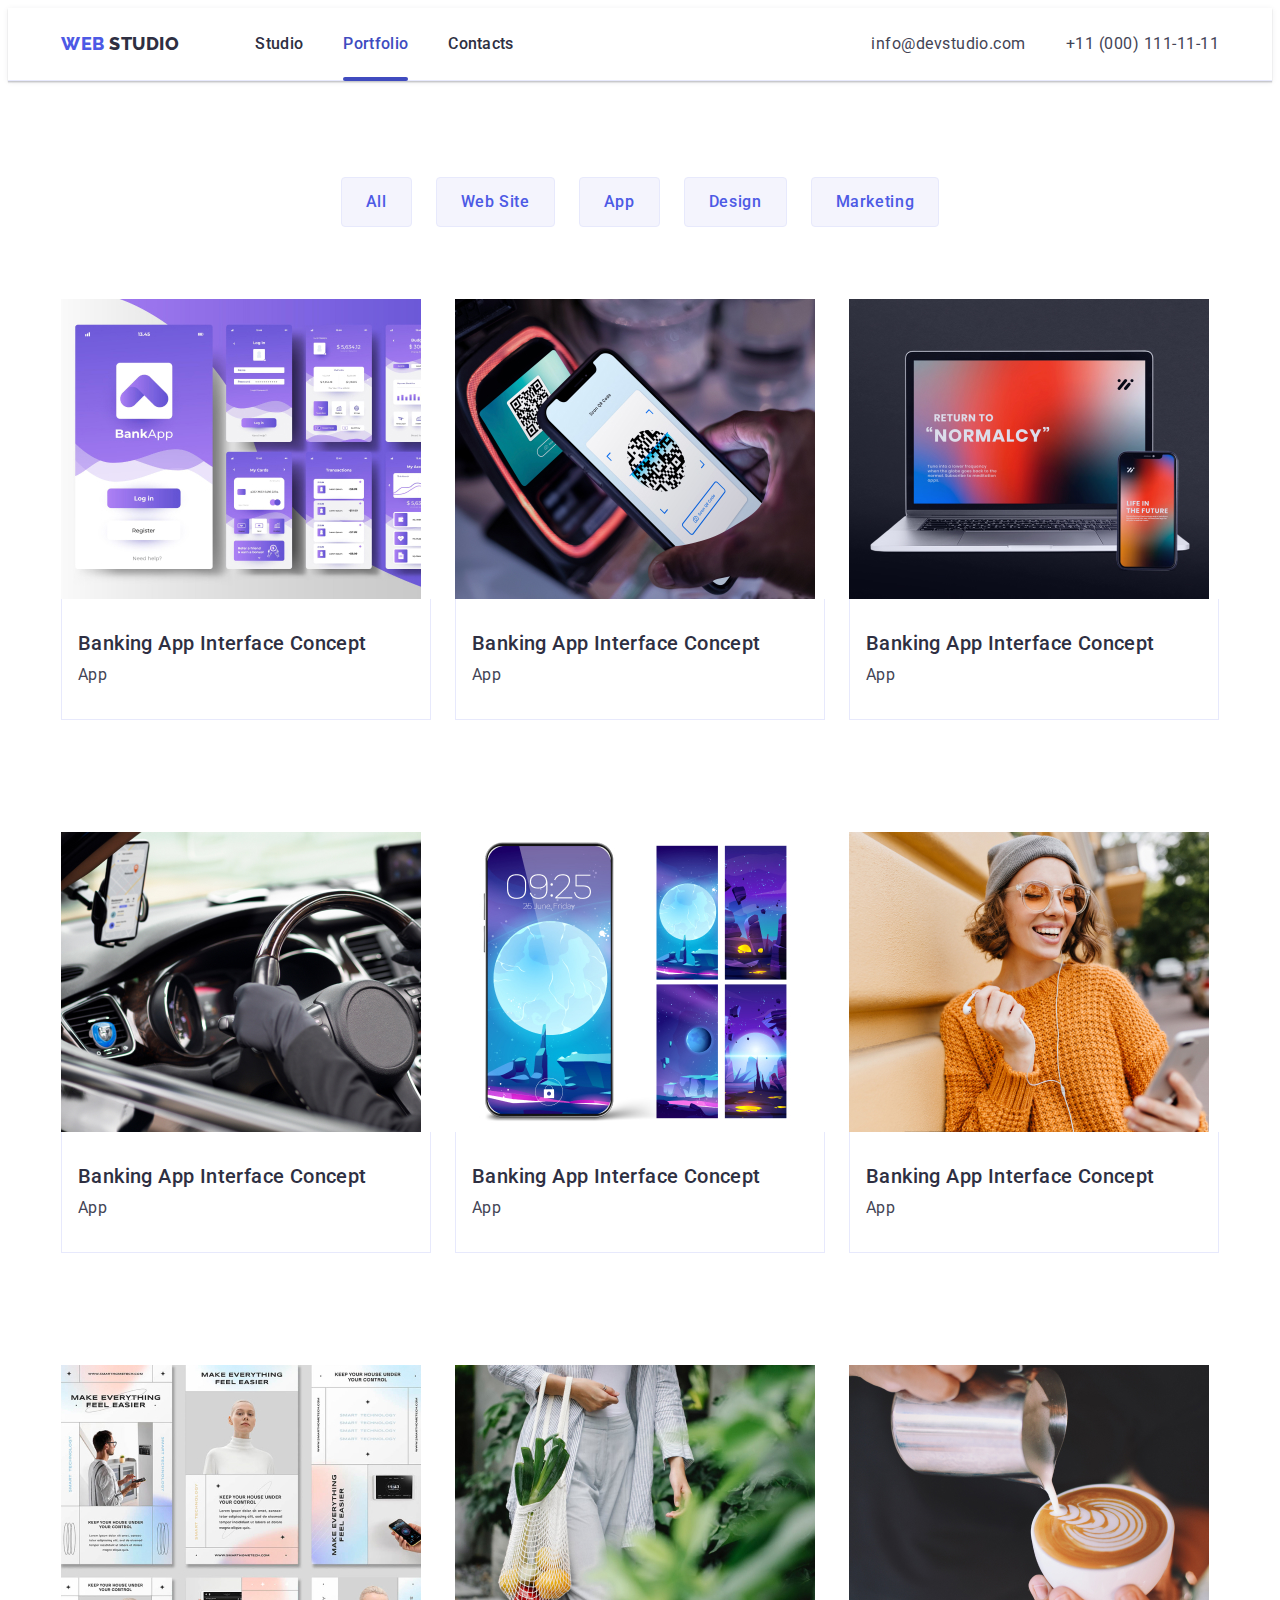
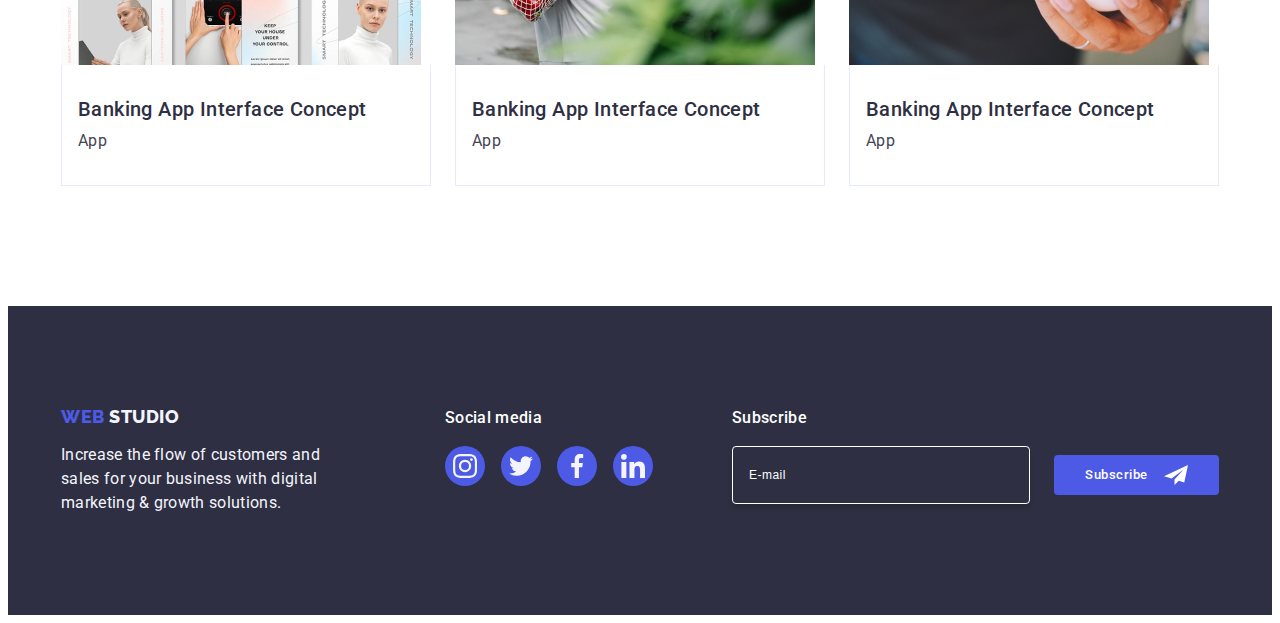
<file: portfolio.html>
<!DOCTYPE html>
<html lang="en">
  <head>
    <meta charset="UTF-8" />
    <meta name="viewport" content="width=device-width, initial-scale=1.0" />
    <title>Portfolio</title>

    <!--links-->
    <link rel="preconnect" href="https://fonts.googleapis.com" />
    <link rel="preconnect" href="https://fonts.gstatic.com" crossorigin />
    <link
      href="https://fonts.googleapis.com/css2?family=Raleway:wght@800&family=Roboto:wght@400;500;700&display=swap"
      rel="stylesheet"
    />
    <link
      rel="stylesheet"
      href="https://cdnjs.cloudflare.com/ajax/libs/modern-normalize/2.0.0/modern-normalize.min.css"
      integrity="sha512-4xo8blKMVCiXpTaLzQSLSw3KFOVPWhm/TRtuPVc4WG6kUgjH6J03IBuG7JZPkcWMxJ5huwaBpOpnwYElP/m6wg=="
      crossorigin="anonymous"
      referrerpolicy="no-referrer"
    />
    <link rel="stylesheet" href="./css/styles.css" />
  </head>
  <body>
    <!--header-->
    <header class="header">
      <div class="container">
        <!--nav-->
        <nav class="navbar">
          <a class="link logo" href="./index.html"
            >Web<span class="logo-dark"> Studio </span>
          </a>
          <ul class="list">
            <li>
              <a class="link navbar-link" href="./index.html">Studio</a>
            </li>
            <li>
              <a class="link navbar-link current" href="./portfolio.html"
                >Portfolio</a
              >
            </li>
            <li>
              <a class="link navbar-link" href="">Contacts</a>
            </li>
          </ul>
        </nav>
        <address class="address">
          <ul class="list">
            <li>
              <a class="link address-link" href="mailto:info@devstudio.com">
                info@devstudio.com
              </a>
            </li>
            <li>
              <a class="link address-link" href="tel:+110001111111">
                +11 (000) 111-11-11
              </a>
            </li>
          </ul>
        </address>
      </div>
    </header>

    <!--main-->
    <main>
      <section class="portfolio">
        <div class="container">
          <h1 class="visually-hidden">Portfolio</h1>
          <ul class="list filters-items">
            <li>
              <button class="btn btn-filter" type="button">All</button>
            </li>
            <li>
              <button class="btn btn-filter" type="button">Web Site</button>
            </li>
            <li>
              <button class="btn btn-filter" type="button">App</button>
            </li>
            <li>
              <button class="btn btn-filter" type="button">Design</button>
            </li>
            <li>
              <button class="btn btn-filter" type="button">Marketing</button>
            </li>
          </ul>
          <ul class="list portfolio-items">
            <li class="project-card">
              <a class="link" href="">
                <div class="card-image-placer">
                  <img
                    srcset="./images/img-2-1.jpg 1x, ./images/img-2-1@2x.jpg 2x"
                    src="./images/img-2-1.jpg"
                    alt="Banking App Interface Concept"
                    width="360"
                    height="300"
                  />
                  <p class="hover-text">
                    14 Stylish and User-Friendly App Design Concepts · Task
                    Manager App · Calorie Tracker App · Exotic Fruit Ecommerce
                    App · Cloud Storage App
                  </p>
                </div>
                <div class="project-card-textblock">
                  <h2 class="project-name">Banking App Interface Concept</h2>
                  <p class="project-type">App</p>
                </div>
              </a>
            </li>
            <li class="project-card">
              <a class="link" href="">
                <div class="card-image-placer">
                  <img
                    srcset="./images/img-2-2.jpg 1x, ./images/img-2-2@2x.jpg 2x"
                    src="./images/img-2-2.jpg"
                    alt="Cashless Payment"
                    width="360"
                    height="300"
                  />
                  <p class="hover-text">
                    14 Stylish and User-Friendly App Design Concepts · Task
                    Manager App · Calorie Tracker App · Exotic Fruit Ecommerce
                    App · Cloud Storage App
                  </p>
                </div>
                <div class="project-card-textblock">
                  <h2 class="project-name">Banking App Interface Concept</h2>
                  <p class="project-type">App</p>
                </div>
              </a>
            </li>
            <li class="project-card">
              <a class="link" href="">
                <div class="card-image-placer">
                  <img
                    srcset="./images/img-2-3.jpg 1x, ./images/img-2-3@2x.jpg 2x"
                    src="./images/img-2-3.jpg"
                    alt="Meditation App"
                    width="360"
                    height="300"
                  />
                  <p class="hover-text">
                    14 Stylish and User-Friendly App Design Concepts · Task
                    Manager App · Calorie Tracker App · Exotic Fruit Ecommerce
                    App · Cloud Storage App
                  </p>
                </div>
                <div class="project-card-textblock">
                  <h2 class="project-name">Banking App Interface Concept</h2>
                  <p class="project-type">App</p>
                </div>
              </a>
            </li>
            <li class="project-card">
              <a class="link" href="">
                <div class="card-image-placer">
                  <img
                    srcset="./images/img-2-4.jpg 1x, ./images/img-2-4@2x.jpg 2x"
                    src="./images/img-2-4.jpg"
                    alt="Taxi Service"
                    width="360"
                    height="300"
                  />
                  <p class="hover-text">
                    14 Stylish and User-Friendly App Design Concepts · Task
                    Manager App · Calorie Tracker App · Exotic Fruit Ecommerce
                    App · Cloud Storage App
                  </p>
                </div>
                <div class="project-card-textblock">
                  <h2 class="project-name">Banking App Interface Concept</h2>
                  <p class="project-type">App</p>
                </div>
              </a>
            </li>
            <li class="project-card">
              <a class="link" href="">
                <div class="card-image-placer">
                  <img
                    srcset="./images/img-2-5.jpg 1x, ./images/img-2-5@2x.jpg 2x"
                    src="./images/img-2-5.jpg"
                    alt="Screen Illustrations"
                    width="360"
                    height="300"
                  />
                  <p class="hover-text">
                    14 Stylish and User-Friendly App Design Concepts · Task
                    Manager App · Calorie Tracker App · Exotic Fruit Ecommerce
                    App · Cloud Storage App
                  </p>
                </div>
                <div class="project-card-textblock">
                  <h2 class="project-name">Banking App Interface Concept</h2>
                  <p class="project-type">App</p>
                </div>
              </a>
            </li>
            <li class="project-card">
              <a class="link" href="">
                <div class="card-image-placer">
                  <img
                    srcset="./images/img-2-6.jpg 1x, ./images/img-2-6@2x.jpg 2x"
                    src="./images/img-2-6.jpg"
                    alt="Online Courses"
                    width="360"
                    height="300"
                  />
                  <p class="hover-text">
                    14 Stylish and User-Friendly App Design Concepts · Task
                    Manager App · Calorie Tracker App · Exotic Fruit Ecommerce
                    App · Cloud Storage App
                  </p>
                </div>
                <div class="project-card-textblock">
                  <h2 class="project-name">Banking App Interface Concept</h2>
                  <p class="project-type">App</p>
                </div>
              </a>
            </li>
            <li class="project-card">
              <a class="link" href="">
                <div class="card-image-placer">
                  <img
                    srcset="./images/img-2-7.jpg 1x, ./images/img-2-7@2x.jpg 2x"
                    src="./images/img-2-7.jpg"
                    alt="Instagram Stories Concept"
                    width="360"
                    height="300"
                  />
                  <p class="hover-text">
                    14 Stylish and User-Friendly App Design Concepts · Task
                    Manager App · Calorie Tracker App · Exotic Fruit Ecommerce
                    App · Cloud Storage App
                  </p>
                </div>
                <div class="project-card-textblock">
                  <h2 class="project-name">Banking App Interface Concept</h2>
                  <p class="project-type">App</p>
                </div>
              </a>
            </li>
            <li class="project-card">
              <a class="link" href="">
                <div class="card-image-placer">
                  <img
                    srcset="./images/img-2-8.jpg 1x, ./images/img-2-8@2x.jpg 2x"
                    src="./images/img-2-8.jpg"
                    alt="Organic Food"
                    width="360"
                    height="300"
                  />
                  <p class="hover-text">
                    14 Stylish and User-Friendly App Design Concepts · Task
                    Manager App · Calorie Tracker App · Exotic Fruit Ecommerce
                    App · Cloud Storage App
                  </p>
                </div>
                <div class="project-card-textblock">
                  <h2 class="project-name">Banking App Interface Concept</h2>
                  <p class="project-type">App</p>
                </div>
              </a>
            </li>
            <li class="project-card">
              <a class="link" href="">
                <div class="card-image-placer">
                  <img
                    srcset="./images/img-2-9.jpg 1x, ./images/img-2-9@2x.jpg 2x"
                    src="./images/img-2-9.jpg"
                    alt="Fresh Coffee"
                    width="360"
                    height="300"
                  />
                  <p class="hover-text">
                    14 Stylish and User-Friendly App Design Concepts · Task
                    Manager App · Calorie Tracker App · Exotic Fruit Ecommerce
                    App · Cloud Storage App
                  </p>
                </div>
                <div class="project-card-textblock">
                  <h2 class="project-name">Banking App Interface Concept</h2>
                  <p class="project-type">App</p>
                </div>
              </a>
            </li>
          </ul>
        </div>
      </section>
    </main>

    <!--footer-->
    <footer class="footer">
      <div class="container">
        <div class="logo-container">
          <a class="link logo" href="./index.html"
            >Web<span class="logo-light"> Studio </span>
          </a>
          <p class="footer-text">
            Increase the flow of customers and sales for your business with
            digital marketing & growth solutions.
          </p>
        </div>
        <div>
          <p class="social-media-title">Social media</p>
          <ul class="list-socials">
            <li class="social-item">
              <a class="icon-container" href="">
                <svg class="icon" width="24" height="24">
                  <use href="./images/icons.svg#icon-instagram"></use>
                </svg>
              </a>
            </li>
            <li class="social-item">
              <a class="icon-container" href="">
                <svg class="icon" width="24" height="24">
                  <use href="./images/icons.svg#icon-twitter"></use>
                </svg>
              </a>
            </li>
            <li class="social-item">
              <a class="icon-container" href="">
                <svg class="icon" width="24" height="24">
                  <use href="./images/icons.svg#icon-facebook"></use>
                </svg>
              </a>
            </li>
            <li class="social-item">
              <a class="icon-container" href="">
                <svg class="icon" width="24" height="24">
                  <use href="./images/icons.svg#icon-linkedin"></use>
                </svg>
              </a>
            </li>
          </ul>
        </div>
        <div class="subscribe-thumb">
          <p class="subscribe-title">Subscribe</p>
          <form id="subscribe-form" class="subscribe-form">
            <label class="subscribe-label">
              <input
                class="subscribe-input"
                type="email"
                name="email"
                placeholder="E-mail"
                required
              />
            </label>
            <button class="btn subscribe-btn" type="submit">
              Subscribe
              <svg class="icon" width="24" height="24">
                <use href="./images/icons.svg#icon-send"></use>
              </svg>
            </button>
          </form>
        </div>
      </div>
    </footer>
  </body>
</html>
</file>
<file: css/styles.css>
:root {
  /* colors */
  --color-primary-brand: #4d5ae5;
  --color-pressed-state: #404bbf;
  --color-dark: #2e2f42;
  --color-success: #31d0aa;
  --color-text: #434455;
  --color-subtle-text: #8e8f99;
  --color-accent: #e7e9fc;
  --color-light: #f4f4fd;
  --color-modal-overlay: #2e2f42;
  --color-hero-background: #2e2f42;
  --color-white-background: #ffffff;
  --color-modal-background: #fcfcfc;
  --background-gradient: linear-gradient(
    rgba(46, 47, 66, 0.7),
    rgba(46, 47, 66, 0.7)
  );

  /* settings */
  --transition-settings: 250ms cubic-bezier(0.4, 0, 0.2, 1);
}

/** 

MAIN NORMALIZE

COMMON CLASSES

**/

body {
  background-color: var(--color-white-background);
  color: var(--color-text);
  font-family: 'Roboto', sans-serif;
}

address {
  font-style: normal;
}

img {
  display: block;
  max-width: 100%;
  height: auto;
}

h1,
h2,
h3,
h4,
h5,
h6,
p,
ul {
  margin: 0;
  padding-left: 0;
}

ul {
  list-style-type: none;
}

.visually-hidden {
  position: absolute;
  width: 1px;
  height: 1px;
  margin: -1px;
  border: 0;
  padding: 0;
  white-space: nowrap;
  clip-path: inset(100%);
  clip: rect(0 0 0 0);
  overflow: hidden;
}

.container {
  padding: 0 15px;
  margin: 0 auto;
  min-width: 320px;
  max-width: 428px;
  padding: 0px 16px;
}
@media screen and (min-width: 768px) {
  .container {
    max-width: 768px;
  }
}
@media screen and (min-width: 1158px) {
  .container {
    max-width: 1158px;
    padding: 0px 15px;
  }
}

.list {
  list-style-type: none;
}

.link {
  text-decoration: none;
}

.list .link:hover,
.list .link:focus,
.link:hover,
.link:focus {
  color: var(--color-pressed-state);
}

.btn {
  font-family: inherit;
  font-family: 'Roboto', sans-serif;
  cursor: pointer;
  transition: background-color var(--transition-settings),
    color var(--transition-settings);
}

.hero .btn:hover,
.hero .btn:focus,
.list .btn:hover,
.list .btn:focus,
.btn:hover,
.btn:focus {
  background-color: var(--color-pressed-state);
  color: var(--color-modal-background);
}

/** 

HEADER

**/

.header {
  border-bottom: 1px solid var(--color-accent);
  box-shadow: 0px 1px 6px 0px rgba(46, 47, 66, 0.08),
    0px 1px 1px 0px rgba(46, 47, 66, 0.16),
    0px 2px 1px 0px rgba(46, 47, 66, 0.08);
}

.header > .container {
  display: flex;
  flex-direction: row;
  justify-content: space-between;
  height: 72px;
}

.header .navbar,
.header .address {
  display: flex;
  flex-direction: row;
  align-items: center;
}
@media screen and (min-width: 1158px) {
  .header .navbar,
  .header .address {
    padding-left: calc((156px - 15px) - ((1440px - 1158px) / 2));
  }
}

.header .navbar .list {
  display: none;
  flex-direction: row;
  gap: 40px;
}

.header .address .list {
  display: none;
  flex-direction: column;
  gap: 12px;
}
@media screen and (min-width: 768px) {
  .header .address .list,
  .header .navbar .list {
    display: flex;
  }
}
@media screen and (min-width: 1158px) {
  .header .address .list,
  .header .navbar .list {
    flex-direction: row;
    gap: 40px;
  }
}

.logo {
  color: var(--color-primary-brand);
  font-family: 'Raleway', sans-serif;
  font-size: 18px;
  font-style: normal;
  font-weight: 800;
  line-height: 1.17;
  letter-spacing: 0.54px;
  text-transform: uppercase;
  align-self: center;
  display: inline-block;
  margin-right: 120px;
}
@media screen and (min-width: 1158px) {
  .logo {
    margin-right: 76px;
  }
}

.logo-dark {
  color: var(--color-dark);
}

.link.navbar-link,
.link.address-link {
  display: inline-block;
  transition: color var(--transition-settings);
}
@media screen and (min-width: 768px) {
  .link.navbar-link {
    padding: 24px 0px;
  }
}
@media screen and (min-width: 1158px) {
  .link.address-link {
    padding: 24px 0px;
  }
}

.navbar-link {
  color: var(--color-dark);
  font-size: 16px;
  font-style: normal;
  font-weight: 500;
  line-height: 1.5;
  letter-spacing: 0.32px;
  position: relative;
}

.header .address .address-link {
  color: var(--color-text);
  font-size: 12px;
  font-weight: 400;
  line-height: 1.17;
  letter-spacing: 0.48px;
}
@media screen and (min-width: 1158px) {
  .header .address .address-link {
    font-size: 16px;
    line-height: 1.5;
  }
}

.current {
  color: var(--color-pressed-state);
}

.header .navbar-link::after {
  opacity: 0;
  position: absolute;
  bottom: -1px;
  left: 0;
  content: '';
  display: block;
  width: 100%;
  height: 4px;
  background-color: var(--color-pressed-state);
  opacity: 0;
  transition: opacity var(--transition-settings);
  border-radius: 2px;
}

.header .current::after {
  position: absolute;
  bottom: -1px;
  left: 0;
  content: '';
  display: block;
  width: 100%;
  height: 4px;
  background-color: var(--color-pressed-state);
  opacity: 1;
  border-radius: 2px;
}

.navbar-link:hover::after {
  opacity: 1;
}

.header .btn-mobile-menu {
  display: block;
  cursor: pointer;
  background-color: transparent;
  border-width: 0px;
}
@media screen and (min-width: 768px) {
  .header .btn-mobile-menu {
    display: none;
  }
}

.header .btn-mobile-menu .icon {
  margin: 0 auto;
}

/** 

MAIN

**/

.hero {
  background-color: var(--color-hero-background);
  background-image: var(--background-gradient), url(../images/hero-bg-mob.jpg);
  background-repeat: no-repeat;
  background-position: center;
  background-size: cover;
  font-style: normal;
  text-align: center;
  padding: 112px 0px;
  max-width: 1440px;
  margin: 0 auto;
}
@media screen and (min-width: 768px) {
  .hero {
    padding: 136px 0px;
    background-image: var(--background-gradient),
      url(../images/hero-bg-tabl.jpg);
  }
}
@media screen and (min-width: 1158px) {
  .hero {
    padding: 188px 0px;
    background-image: var(--background-gradient), url(../images/hero-bg-des.jpg);
  }
}
@media screen and (min-resolution: 192dpi) {
  .hero {
    background-image: var(--background-gradient),
      url(../images/hero-bg-mob@2x.jpg);
  }
}
@media screen and (min-resolution: 192dpi) and (min-width: 768px) {
  .hero {
    background-image: var(--background-gradient),
      url(../images/hero-bg-tabl@2x.jpg);
  }
}
@media screen and (min-resolution: 192dpi) and (min-width: 1158px) {
  .hero {
    background-image: var(--background-gradient),
      url(../images/hero-bg-des@2x.jpg);
  }
}

.hero .hero-name {
  color: var(--color-white-background);
  font-size: 36px;
  font-weight: 700;
  line-height: 1.07;
  letter-spacing: 0.72px;
  max-width: 320px;
  margin: 0 auto;
  margin-bottom: 72px;
}
@media screen and (min-width: 768px) {
  .hero .hero-name {
    max-width: 496px;
    font-size: 56px;
    letter-spacing: 1.12px;
    margin-bottom: 36px;
  }
}
@media screen and (min-width: 1158px) {
  .hero .hero-name {
    margin-bottom: 48px;
  }
}

.hero .hero-btn {
  background-color: var(--color-primary-brand);
  color: var(--color-white-background);
  font-size: 16px;
  font-weight: 500;
  line-height: 1.5;
  letter-spacing: 0.64px;

  display: block;
  padding: 16px 32px;
  min-width: 169px;
  height: 56px;
  border: none;
  border-radius: 4px;
  margin: 0 auto;
  transition: background-color var(--transition-settings);
}

/* strategy */

.strategy {
  font-style: normal;
  padding: 120px 0px;
}

.strategy .container .list {
  display: flex;
  flex-direction: row;
  gap: 24px;
  flex-wrap: wrap;
  justify-content: center;
  row-gap: 72px;
}
@media screen and (min-width: 1158px) {
  .strategy .container .list {
    flex-wrap: nowrap;
  }
}

.strategy .container .item {
  display: block;
  width: 100%;
}
@media screen and (min-width: 768px) {
  .strategy .container .item {
    width: calc((100% - 24px) / 2);
    padding: 0px;
  }
}
@media screen and (min-width: 1158px) {
  .strategy .container .item {
    width: calc((100% - 72px) / 4);
  }
}

.strategy .icon-container {
  align-items: center;
  justify-content: center;
  width: 264px;
  height: 112px;
  flex-shrink: 0;
  margin-bottom: 8px;

  border-radius: 4px;
  background: var(--color-light);
  display: none;
}
@media screen and (min-width: 1158px) {
  .strategy .icon-container {
    display: flex;
  }
}

.strategy .strategy-name {
  color: var(--color-dark);
  font-size: 36px;
  font-weight: 700;
  line-height: 1.1;
  letter-spacing: 0.72px;
  margin-bottom: 8px;
  text-align: center;
}
@media screen and (min-width: 768px) {
  .strategy .strategy-name {
    text-align: left;
  }
}
@media screen and (min-width: 1158px) {
  .strategy .strategy-name {
    font-size: 20px;
    font-weight: 500;
    letter-spacing: 0.4px;
    line-height: 1.2;
  }
}

.strategy .strategy-text {
  color: var(--slate, #434455);
  font-size: 16px;
  font-weight: 500;
  line-height: 1.5;
  letter-spacing: 0.32px;
}
@media screen and (min-width: 1158px) {
  .strategy .strategy-text {
    font-weight: 400;
  }
}

/* what-are-doing */

.what-are-doing {
  padding: 120px 0px;
  padding-top: 0px;
  display: none;
}
@media screen and (min-width: 1158px) {
  .what-are-doing {
    display: block;
  }
}

.container .list {
  display: flex;
  flex-direction: row;
  gap: 24px;
  row-gap: 64px;
  flex-wrap: wrap;
  justify-content: center;
}
@media screen and (min-width: 1158px) {
  .container .list {
    flex-wrap: nowrap;
  }
  .portfolio .container .list {
    flex-wrap: wrap;
  }
}

.section-name {
  color: var(--color-dark);
  text-align: center;
  font-size: 36px;
  font-weight: 700;
  line-height: 1.11;
  letter-spacing: 0.02em;
  text-transform: capitalize;

  margin-bottom: 72px;
}

/* section-our-team */

.section-our-team {
  background-color: var(--color-light);
  padding: 120px 0px;
}

.team-member {
  text-align: center;
  font-style: normal;
  background-color: var(--color-white-background);

  border-radius: 0px 0px 4px 4px;
  box-shadow: 0px 2px 1px 0px rgba(46, 47, 66, 0.08),
    0px 1px 1px 0px rgba(46, 47, 66, 0.16),
    0px 1px 6px 0px rgba(46, 47, 66, 0.08);
}

.team-member .team-member-name {
  color: var(--color-dark);
  font-size: 20px;
  font-weight: 500;
  line-height: 1.2;
  letter-spacing: 0.4px;

  margin-bottom: 8px;
}

.team-member .team-member-job {
  font-size: 16px;
  font-weight: 400;
  line-height: 1.5;
  letter-spacing: 0.32px;

  margin-bottom: 8px;
}

.team-member-textblock {
  padding: 32px 0px;
}

.team-member .team-member-socials {
  display: flex;
  justify-content: center;
  gap: 24px;
}

.list-socials .icon-container,
.team-member .team-member-socials .icon-container {
  width: 40px;
  height: 40px;
  border-radius: 50%;
  background-color: var(--color-primary-brand);
  display: flex;
  justify-content: center;
  align-items: center;
  color: var(--color-white-background);
  transition: background-color var(--transition-settings);
  cursor: pointer;
}

.team-member .team-member-socials .icon-container:hover,
.team-member .team-member-socials .icon-container:focus {
  background-color: var(--color-pressed-state);
}

.team-member .team-member-socials .icon-container .icon {
  fill: var(--color-light);
}

/* customer */

@media screen and (min-width: 768px) and (max-width: 1158px) {
  .customers .container {
    width: 584px;
  }
}

.customer {
  width: calc((100% - 16px) / 2);
  height: 88px;
}
@media screen and (min-width: 768px) {
  .customer {
    width: calc((100% - 24px * 2) / 3);
  }
}
@media screen and (min-width: 1158px) {
  .customer {
    width: calc((100% - 120px) / 6);
  }
}

.customers {
  padding: 120px 0px;
}

.customers .container .list {
  display: flex;
  flex-direction: row;
  gap: 16px;
  flex-wrap: wrap;
  justify-content: center;
  row-gap: 72px;
}
@media screen and (min-width: 768px) {
  .customers .container .list {
    gap: 72px 24px;
  }
}
@media screen and (min-width: 1158px) {
  .customers .container .list {
    flex-wrap: nowrap;
  }
}

.customers .icon-thumb {
  display: flex;
  justify-content: center;
  align-items: center;
  border: 1px solid var(--color-subtle-text);
  color: var(--color-subtle-text);
  border-radius: 4px;
  width: 100%;
  height: 100%;
  transition: border-color var(--transition-settings),
    color var(--transition-settings);
}

.customers .icon-thumb:hover,
.customers .icon-thumb:focus {
  border-color: var(--color-pressed-state);
  color: var(--color-pressed-state);
}

.customers .container .icon-thumb .icon {
  fill: currentColor;
}

/** 
Portfolio
**/

.portfolio {
  padding: 96px 0px 120px 0px;
}

.filters-items {
  display: flex;
  flex-direction: row;
  justify-content: center;
  gap: 24px;
  margin-bottom: 72px;
}

.btn-filter {
  color: var(--color-primary-brand);
  background-color: var(--color-light);
  font-size: 16px;
  font-style: normal;
  font-weight: 500;
  line-height: 1.5;
  letter-spacing: 0.04em;

  border-radius: 4px;
  border: 1px solid var(--color-accent);
  padding: 12px 24px;
  transition: color var(--transition-settings),
    background-color var(--transition-settings),
    border-color var(--transition-settings),
    box-shadow var(--transition-settings);
}

.btn-filter.btn:hover,
.btn-filter.btn:focus {
  background-color: var(--color-pressed-state);
  color: var(--color-white-background);
  box-shadow: 0px 2px 2px 0px rgba(0, 0, 0, 0.12),
    0px 2px 1px 0px rgba(0, 0, 0, 0.08), 0px 3px 1px 0px rgba(0, 0, 0, 0.1);
  border: 1px solid transparent;
}

.btn-filter.active {
  background-color: var(--color-pressed-state);
}

.portfolio-items {
  display: flex;
  flex-wrap: wrap;
  column-gap: 24px;
}

.portfolio-items .project-card {
  font-style: normal;
  flex-basis: calc((100% - 24px * 2) / 3);
  gap: 32px;

  background-color: var(--color-white-background);
  margin-bottom: 48px;
}

.portfolio-items .project-card:nth-last-child(1),
.portfolio-items .project-card:nth-last-child(2),
.portfolio-items .project-card:nth-last-child(3) {
  margin-bottom: 0px;
}

.project-card > .link {
  display: block;
  transition: box-shadow var(--transition-settings);
}

.project-card > .link:hover,
.project-card > .link:focus {
  box-shadow: 0px 1px 6px rgba(46, 47, 66, 0.08),
    0px 1px 1px rgba(46, 47, 66, 0.16), 0px 2px 1px rgba(46, 47, 66, 0.08);
}

.project-card-textblock {
  padding: 32px 16px;

  border-bottom: 1px solid var(--color-accent);
  border-right: 1px solid var(--color-accent);
  border-left: 1px solid var(--color-accent);
}

.project-card .project-name {
  color: var(--color-dark);
  font-size: 20px;
  font-weight: 500;
  line-height: 1.2;
  letter-spacing: 0.4px;
  margin-bottom: 8px;
}

.project-card .project-type {
  color: var(--color-text);
  font-size: 16px;
  font-weight: 400;
  line-height: 1.5;
  letter-spacing: 0.32px;
}

.project-card .card-image-placer {
  position: relative;
  overflow: hidden;
}

.project-card .hover-text {
  position: absolute;
  bottom: 0;
  left: 0;
  background-color: var(--color-primary-brand);
  width: 100%;
  height: 100%;
  overflow: hidden;
  padding: 40px 32px;
  color: var(--color-light);
  line-height: 1.5;
  letter-spacing: 0.02em;

  transform: translateY(100%);
  transition: transform var(--transition-settings);
}

.project-card .link:hover .hover-text,
.project-card .link:focus .hover-text {
  transform: translateY(0%);
}

/** 

FOOTER

**/

.footer {
  background-color: var(--color-modal-overlay);
  padding: 100px 0px;
  color: var(--color-white-background);
}

.footer .logo {
  margin-bottom: 16px;
}

.footer .logo-light {
  color: var(--color-light);
}

.footer .footer-text {
  color: var(--color-light);
  font-size: 16px;
  font-weight: 400;
  line-height: 1.5;
  letter-spacing: 0.32px;
  width: 264px;
}

.footer .container {
  display: flex;
  flex-direction: column;
  align-items: baseline;
  position: relative;
  gap: 72px 24px;
  align-items: center;
}
@media screen and (min-width: 768px) {
  .footer .container {
    flex-direction: row;
    flex-wrap: wrap;
    align-items: baseline;
  }
}
@media screen and (min-width: 768px) and (max-width: 1158px) {
  .footer .container {
    width: 584px;
  }
}
@media screen and (min-width: 1158px) {
  .footer .container {
    justify-content: flex-start;
    gap: 0;
  }
}

.footer .logo {
  margin-right: 0;
}

.footer .logo-container {
  display: flex;
  flex-direction: column;
}
@media screen and (min-width: 768px) {
  .footer .logo-container {
    display: block;
  }
}
@media screen and (min-width: 1158px) {
  .footer .logo-container {
    margin-right: 120px;
  }
}

.footer .social-media-title {
  /* Body Medium */
  font-size: 16px;
  font-style: normal;
  font-weight: 500;
  line-height: 1.5;
  letter-spacing: 0.02em;
  margin-bottom: 16px;
  text-align: center;
  color: var(--color-white-background);
}
@media screen and (min-width: 768px) {
  .footer .social-media-title {
    text-align: left;
  }
}

.footer .list-socials {
  display: flex;
  flex-direction: row;
  gap: 16px;
}

.footer .icon-container:hover,
.footer .icon-container:focus {
  background-color: var(--color-success);
}

.footer .list-socials .icon-container .icon {
  fill: var(--color-light);
}

.subscribe-thumb {
  position: static;
  display: flex;
  flex-direction: column;
  align-items: center;
  width: 100%;
}
@media screen and (min-width: 768px) {
  .subscribe-thumb {
    display: block;
    width: calc(264px + 208px + 24px);
  }
}
@media screen and (min-width: 1158px) {
  .subscribe-thumb {
    position: absolute;
    top: 0;
    right: 15px;
    width: auto;
  }
}

.subscribe-form {
  display: flex;
  flex-direction: column;
  align-items: center;
  width: 100%;
  gap: 24px;
}
@media screen and (min-width: 768px) {
  .subscribe-form {
    flex-direction: row;
    justify-content: flex-start;
  }
}

.subscribe-thumb .subscribe-title {
  margin-bottom: 16px;
  font-weight: 500;
  line-height: 1.5;
  letter-spacing: 0.02em;
}

.subscribe-thumb .subscribe-label {
  width: 100%;
}
@media screen and (min-width: 768px) {
  .subscribe-thumb .subscribe-label {
    width: auto;
  }
}

.subscribe-thumb .subscribe-input {
  width: 100%;
  height: 40px;
  flex-shrink: 0;

  border-radius: 4px;
  border: 1px solid var(--color-white-background);
  box-shadow: 0px 4px 4px 0px rgba(0, 0, 0, 0.15);
  background-color: transparent;

  outline: transparent;
  font-size: 12px;
  font-weight: 400;
  line-height: 1.5;
  letter-spacing: 0.48px;
  color: var(--color-white-background);
  padding: 8px 16px;
}
@media screen and (min-width: 768px) {
  .subscribe-thumb .subscribe-input {
    width: 264px;
  }
}

.subscribe-thumb .subscribe-input::placeholder {
  color: var(--color-white-background);
  font-size: 12px;
  font-style: normal;
  font-weight: 400;
  line-height: 2;
  letter-spacing: 0.48px;
}

.subscribe-btn {
  display: inline-flex;
  padding: 8px 24px;
  justify-content: center;
  align-items: center;

  border-radius: 4px;
  background: var(--color-primary-brand);
  color: var(--color-white-background);
  fill: var(--color-white-background);
  border-color: transparent;

  width: 165px;
  height: 40px;
  font-weight: 500;
  line-height: 1.5;
  letter-spacing: 0.04em;
  border: none;
}

.subscribe-thumb .subscribe-btn .icon {
  fill: currentColor;
  margin-left: 16px;
}

/*

Modal window

*/

.modal-overlay {
  position: fixed;
  top: 0;
  left: 0;
  z-index: 1000;
  width: 100%;
  height: 100%;
  flex-shrink: 0;
  background: rgba(46, 47, 66, 0.4);
  transition: opacity var(--transition-settings),
    visibility var(--transition-settings);
}

.modal {
  position: absolute;
  top: 50%;
  left: 50%;
  z-index: 1001;
  width: 95%;
  max-width: 408px;
  min-height: 584px;
  padding: 72px 16px 24px 16px;
  transform: translate(-50%, -50%);

  border-radius: 4px;
  box-shadow: 0px 2px 1px 0px rgba(0, 0, 0, 0.2),
    0px 1px 3px 0px rgba(0, 0, 0, 0.12), 0px 1px 1px 0px rgba(0, 0, 0, 0.14);
  flex-shrink: 0;
  background-color: var(--color-modal-background);

  scale: 1;
  transition: transform var(--transition-settings);
}
@media screen and (min-width: 400px) {
  .modal {
    width: 90%;
    padding: 72px 20px 24px 20px;
  }
}
@media screen and (min-width: 450px) {
  .modal {
    width: 408px;
    padding: 72px 24px 24px 24px;
  }
}

.is-hidden {
  visibility: hidden;
  opacity: 0;
  pointer-events: none;
}

.is-hidden .modal {
  scale: 0;
}

.icon-close-container {
  position: absolute;
  top: 24px;
  right: 24px;
  width: 24px;
  height: 24px;
  flex-shrink: 0;
  background-color: var(--color-accent);
  stroke-width: 1px;
  stroke: rgba(0, 0, 0, 0.1);
  border-radius: 50%;
  display: flex;
  justify-content: center;
  align-items: center;
  border: 1px solid rgba(0, 0, 0, 0.1);
  padding: 0px;
  cursor: pointer;
  transition: background-color var(--transition-settings),
    border var(--transition-settings);
  color: var(--color-modal-overlay);
}

.menu-container .icon-close-container:hover,
.menu-container .icon-close-container:focus,
.icon-close-container:hover,
.icon-close-container:focus {
  background-color: var(--color-pressed-state);
  border: 1px solid var(--color-pressed-state);
  color: var(--color-white-background);
  border: none;
}

.icon-close-container .icon {
  fill: currentColor;
  transition: fill var(--transition-settings);
}

.modal .modal-title {
  display: block;
  color: var(--color-dark);
  text-align: center;

  font-weight: 500;
  line-height: 1.5;
  letter-spacing: 0.02em;
  margin: 0 auto;
  margin-bottom: 16px;
}

.modal-form .label-field {
  display: block;
  color: var(--color-subtle-text);

  font-size: 12px;
  font-style: normal;
  font-weight: 400;
  line-height: 1.17;
  letter-spacing: 0.04em;
  margin-bottom: 4px;
}

.modal-form .field-container {
  margin-bottom: 8px;
}

.modal-form .input-container {
  position: relative;
}

.modal-form input,
.modal-form .comment-textarea {
  flex-shrink: 0;
  border-radius: 4px;
  border: 1px solid rgba(46, 47, 66, 0.4);
  transition: border-color var(--transition-settings);
}

.modal-form input[type='text'],
.modal-form input[type='email'] {
  width: 100%;
  height: 40px;
  padding-left: 38px;
  background-color: transparent;
  outline: transparent;
}

.modal-form .comment-textarea {
  width: 100%;
  height: 120px;
  padding: 8px 16px;
  outline: transparent;

  font-size: 12px;
  line-height: 1.17;
  letter-spacing: 0.04em;
  color: rgba(46, 47, 66, 0.4);
  resize: none;
  background-color: transparent;
  transition: border-color var(--transition-settings);
}

.field-container.comment {
  margin-bottom: 16px;
}

.modal-form input:focus,
.modal-form textarea:focus {
  border-color: var(--color-primary-brand);
}

.modal-form input ~ .icon {
  transition: fill var(--transition-settings);
}

.modal-form input:focus ~ .icon {
  fill: var(--color-primary-brand);
}

.modal-form textarea::placeholder {
  color: rgba(46, 47, 66, 0.4);

  font-size: 12px;
  line-height: 1.17;
  letter-spacing: 0.04;
}

.field-container .icon {
  position: absolute;
  top: 50%;
  left: 16px;
  transform: translateY(-50%);
  fill: var(--color-dark);
  pointer-events: none;
  height: 24px;
}

.modal-form .checkmark {
  display: inline-flex;
  align-items: center;
  justify-content: center;
  width: 16px;
  height: 16px;
  border: 1px solid rgba(46, 47, 66, 0.4);
  border-radius: 2px;
  fill: transparent;
  transition: border var(--transition-settings),
    background-color var(--transition-settings), fill var(--transition-settings);
}

.checkbox-container {
  margin-bottom: 24px;
}

.modal-form .checkmark .icon-checkbox {
  transition: fill var(--transition-settings);
}

input[type='checkbox']:checked ~ .label-field-text .checkmark .icon-checkbox {
  fill: var(--color-light);
}

input[type='checkbox']:checked ~ .label-field-text .checkmark {
  border: none;
  background-color: var(--color-pressed-state);
  fill: var(--color-light);
}

input[type='checkbox']:focus-visible ~ .checkmark {
  border-color: var(--color-pressed-state);
}

.modal-form .checkbox-container .label-field {
  display: block;
  align-items: center;
  gap: 8px;
  user-select: none;
}

.privacy-link {
  color: var(--color-primary-brand);
}

.modal-btn {
  display: block;
  padding: 16px 32px;
  align-items: flex-start;
  gap: 10px;

  border-radius: 4px;
  background: var(--color-primary-brand);
  box-shadow: 0px 4px 4px 0px rgba(0, 0, 0, 0.15);

  color: var(--color-white-background);

  border: none;
  margin: 0 auto;
  min-width: 169px;

  font-weight: 500;
  line-height: 1.5;
  letter-spacing: 0.04em;
  transition: background-color var(--transition-settings);
}

.modal-btn .btn-name {
  display: block;
  width: 105px;

  color: var(--color-white-background);
  font-size: 16px;
}

/* mobile menu modal */
.menu-container {
  display: flex;
  justify-content: space-between;
  flex-direction: column;
  position: fixed;
  top: 0;
  left: 0;
  width: 100vw;
  height: 100vh;
  padding: 40px;
  padding-top: 80px;
  background-color: var(--color-white-background);
  z-index: 999;

  transform: translateX(100%);
  transition: transform 250ms ease-in-out;
}

.menu-container.is-open {
  transform: translateX(0);
}

.menu-container .icon-close-container {
  background-color: var(--color-white-background);
}

.menu-container .navbar .list {
  display: block;
}

.menu-container .navbar-link {
  font-size: 36px;
  font-weight: 700;
  line-height: 1.11;
  letter-spacing: 0.72px;
  margin-bottom: 40px;
}

.menu-container .address .address-link.mobile {
  font-size: 36px;
  font-weight: 700;
  line-height: 1.11;
  letter-spacing: 0.72px;
  margin-bottom: 40px;
}

.menu-container .address .address-link.email {
  font-size: 20px;
  font-weight: 500;
  line-height: 1.2;
  letter-spacing: 0.4px;
  color: var(--color-text);
  margin-bottom: 48px;
}

.menu-container .list-socials {
  display: flex;
  flex-direction: row;
  justify-content: space-between;
}

.menu-container .list-socials .icon-container {
  fill: var(--color-white-background);
}
</file>
